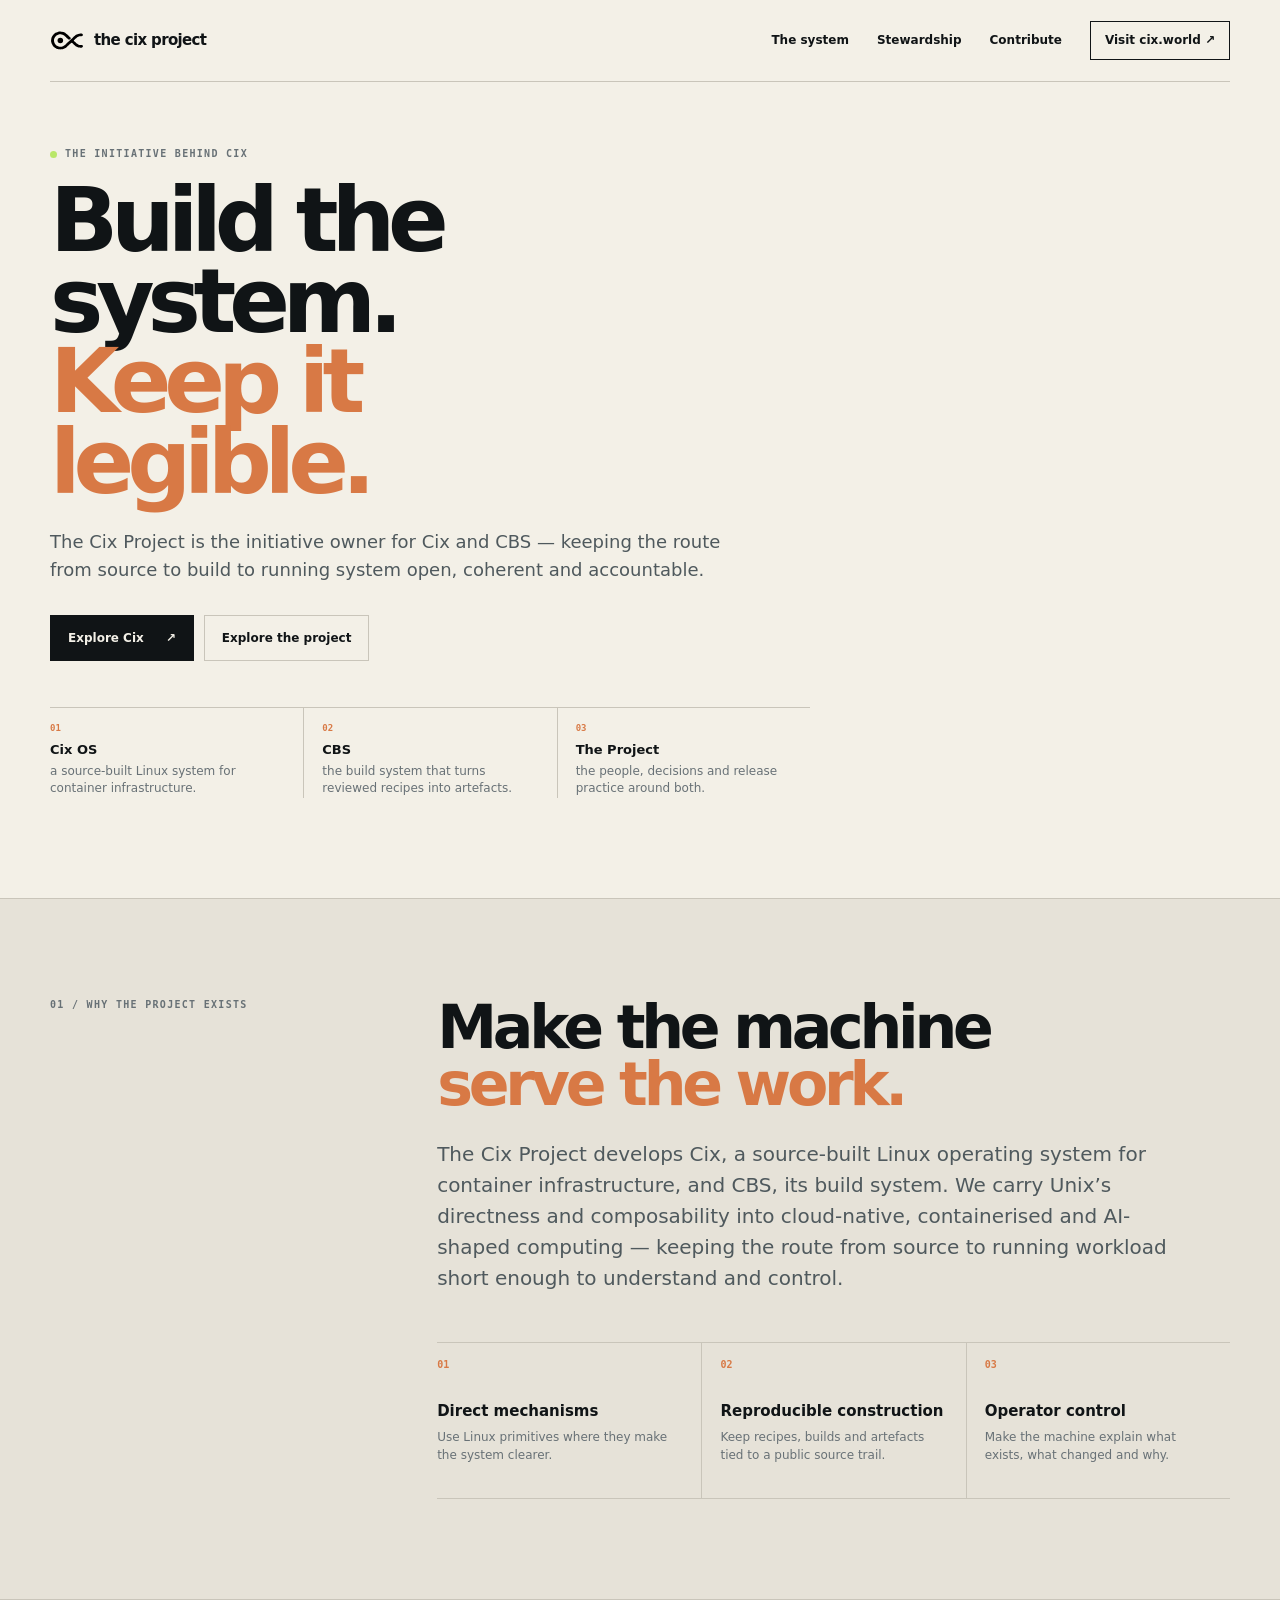
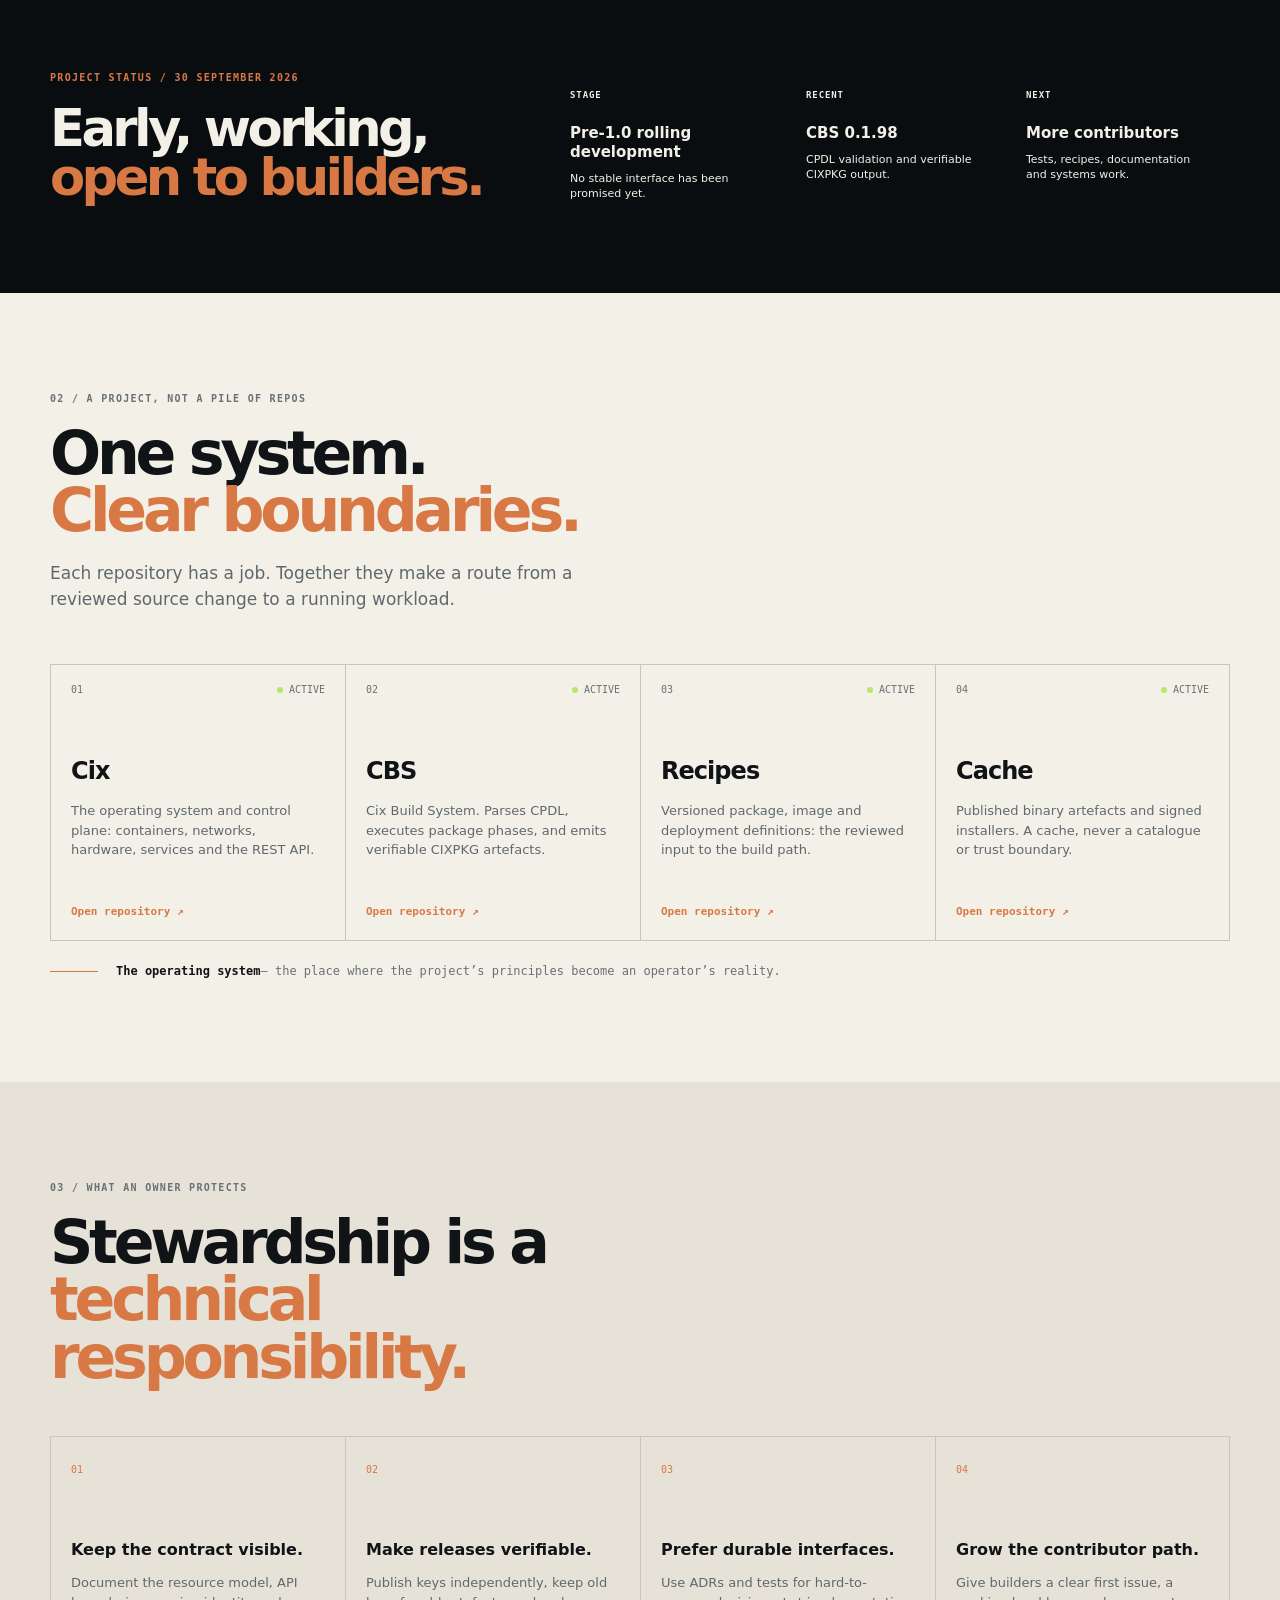
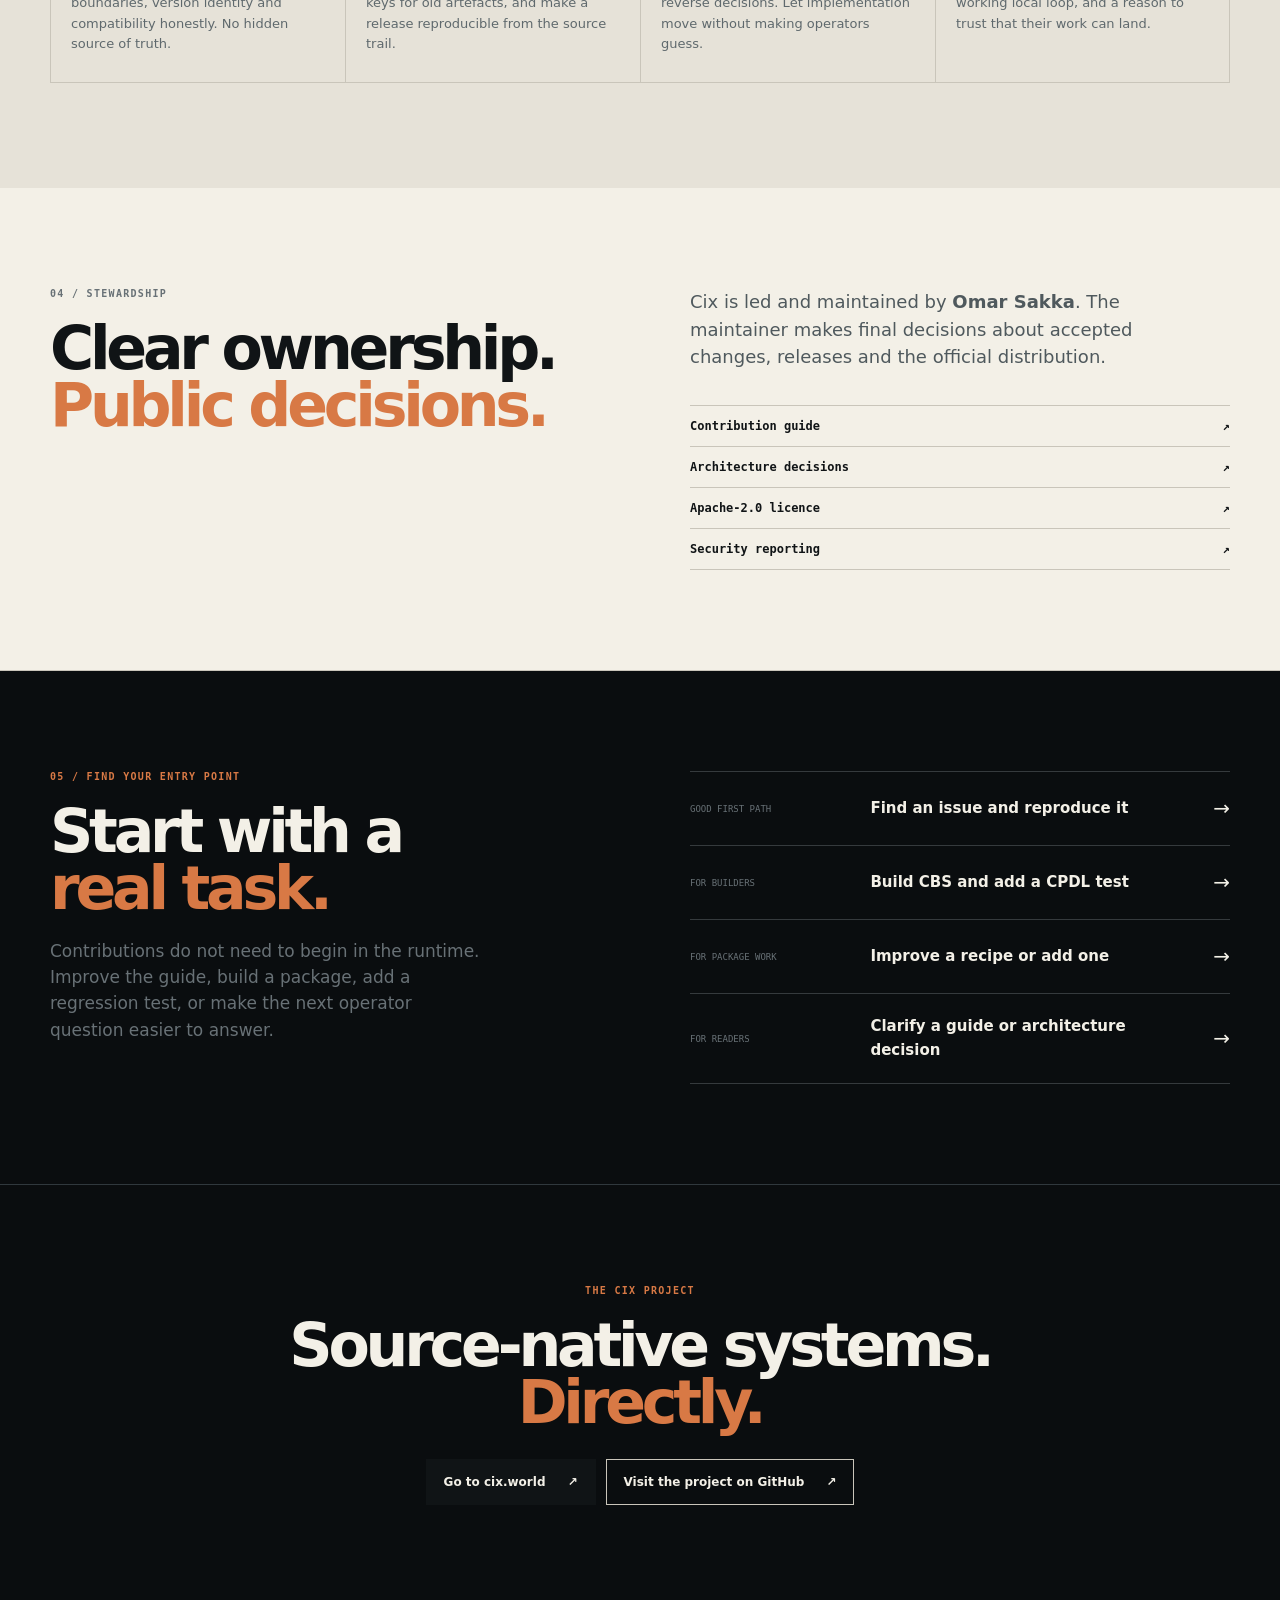
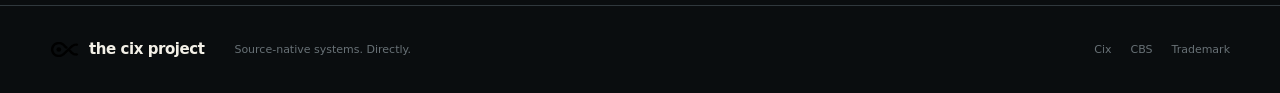
<file: site/index.html>
<!doctype html>
<html lang="en">
<head>
  <meta charset="utf-8">
  <meta name="viewport" content="width=device-width, initial-scale=1">
  <meta name="description" content="The Cix Project stewards Cix OS, CBS and the open source systems around them.">
  <meta name="theme-color" content="#0a0d0f">
  <title>The Cix Project — systems, directly.</title>
  <link rel="icon" href="assets/cix-app-icon.svg" type="image/svg+xml">
  <link rel="stylesheet" href="style.css">
</head>
<body>
  <a class="skip-link" href="#main">Skip to content</a>
  <header class="site-header">
    <a class="brand" href="#top" aria-label="The Cix Project home"><img src="assets/mark.svg" alt=""><span>the cix project</span></a>
    <button class="menu-button" type="button" aria-expanded="false" aria-controls="site-nav">Menu</button>
    <nav id="site-nav" aria-label="Primary navigation">
      <a href="#system">The system</a><a href="#stewardship">Stewardship</a><a href="#contribute">Contribute</a>
      <a class="nav-cta" href="https://cix.world">Visit cix.world <span aria-hidden="true">↗</span></a>
    </nav>
  </header>

  <main id="main">
    <section class="hero" id="top">
      <div class="hero-copy">
        <p class="eyebrow"><span class="pulse"></span> The initiative behind Cix</p>
        <h1>Build the system.<br><em>Keep it legible.</em></h1>
        <p class="lede">The Cix Project is the initiative owner for Cix and CBS — keeping the route from source to build to running system open, coherent and accountable.</p>
        <div class="actions"><a class="button primary" href="https://cix.world">Explore Cix <span>↗</span></a><a class="button secondary" href="#system">Explore the project</a></div>
        <div class="hero-summary"><p><span>01</span><strong>Cix OS</strong> a source-built Linux system for container infrastructure.</p><p><span>02</span><strong>CBS</strong> the build system that turns reviewed recipes into artefacts.</p><p><span>03</span><strong>The Project</strong> the people, decisions and release practice around both.</p></div>
      </div>
    </section>

    <section class="intro section-pad"><p class="kicker">01 / Why the project exists</p><div class="mission-content"><h2>Make the machine<br><span>serve the work.</span></h2><p class="large-copy">The Cix Project develops Cix, a source-built Linux operating system for container infrastructure, and CBS, its build system. We carry Unix’s directness and composability into cloud-native, containerised and AI-shaped computing — keeping the route from source to running workload short enough to understand and control.</p><div class="mission-points"><div><span>01</span><strong>Direct mechanisms</strong><small>Use Linux primitives where they make the system clearer.</small></div><div><span>02</span><strong>Reproducible construction</strong><small>Keep recipes, builds and artefacts tied to a public source trail.</small></div><div><span>03</span><strong>Operator control</strong><small>Make the machine explain what exists, what changed and why.</small></div></div></div></section>

    <section class="status-strip section-pad" aria-labelledby="status-title"><div><p class="kicker">Project status / 30 September 2026</p><h2 id="status-title">Early, working,<br><span>open to builders.</span></h2></div><div class="status-facts"><div><span>Stage</span><strong>Pre-1.0 rolling development</strong><small>No stable interface has been promised yet.</small></div><div><span>Recent</span><strong>CBS 0.1.98</strong><small>CPDL validation and verifiable CIXPKG output.</small></div><div><span>Next</span><strong>More contributors</strong><small>Tests, recipes, documentation and systems work.</small></div></div></section>

    <section class="system section-pad" id="system"><div class="section-heading"><p class="kicker">02 / A project, not a pile of repos</p><h2>One system.<br><span>Clear boundaries.</span></h2><p>Each repository has a job. Together they make a route from a reviewed source change to a running workload.</p></div>
      <div class="project-map" role="list">
        <article class="repo-card active" role="listitem" data-repo="cix"><div class="card-top"><span class="repo-number">01</span><span class="status-label">active</span></div><h3>Cix</h3><p>The operating system and control plane: containers, networks, hardware, services and the REST API.</p><a href="https://github.com/The-Cix-Project/cix">Open repository <span>↗</span></a></article>
        <article class="repo-card" role="listitem" data-repo="cbs"><div class="card-top"><span class="repo-number">02</span><span class="status-label">active</span></div><h3>CBS</h3><p>Cix Build System. Parses CPDL, executes package phases, and emits verifiable CIXPKG artefacts.</p><a href="https://github.com/The-Cix-Project/cix-build-system">Open repository <span>↗</span></a></article>
        <article class="repo-card" role="listitem" data-repo="recipes"><div class="card-top"><span class="repo-number">03</span><span class="status-label">active</span></div><h3>Recipes</h3><p>Versioned package, image and deployment definitions: the reviewed input to the build path.</p><a href="https://github.com/The-Cix-Project/cix-recipes">Open repository <span>↗</span></a></article>
        <article class="repo-card" role="listitem" data-repo="cache"><div class="card-top"><span class="repo-number">04</span><span class="status-label">active</span></div><h3>Cache</h3><p>Published binary artefacts and signed installers. A cache, never a catalogue or trust boundary.</p><a href="https://github.com/The-Cix-Project/cix-cache">Open repository <span>↗</span></a></article>
      </div>
      <div class="map-note"><span class="map-line"></span><p><strong id="map-title">The operating system</strong><span id="map-copy">— the place where the project’s principles become an operator’s reality.</span></p></div>
    </section>

    <section class="principles section-pad" id="stewardship"><p class="kicker">03 / What an owner protects</p><h2>Stewardship is a<br><span>technical responsibility.</span></h2><div class="principle-grid"><article><b>01</b><h3>Keep the contract visible.</h3><p>Document the resource model, API boundaries, version identity and compatibility honestly. No hidden source of truth.</p></article><article><b>02</b><h3>Make releases verifiable.</h3><p>Publish keys independently, keep old keys for old artefacts, and make a release reproducible from the source trail.</p></article><article><b>03</b><h3>Prefer durable interfaces.</h3><p>Use ADRs and tests for hard-to-reverse decisions. Let implementation move without making operators guess.</p></article><article><b>04</b><h3>Grow the contributor path.</h3><p>Give builders a clear first issue, a working local loop, and a reason to trust that their work can land.</p></article></div></section>

    <section class="governance section-pad"><div><p class="kicker">04 / Stewardship</p><h2>Clear ownership.<br><span>Public decisions.</span></h2></div><div class="governance-copy"><p>Cix is led and maintained by <strong>Omar Sakka</strong>. The maintainer makes final decisions about accepted changes, releases and the official distribution.</p><div class="governance-links"><a href="https://github.com/The-Cix-Project/cix/blob/master/CONTRIBUTING.md">Contribution guide <span>↗</span></a><a href="https://github.com/The-Cix-Project/cix/tree/master/docs/adr">Architecture decisions <span>↗</span></a><a href="https://github.com/The-Cix-Project/cix/blob/master/LICENSE">Apache-2.0 licence <span>↗</span></a><a href="https://github.com/The-Cix-Project/cix/security">Security reporting <span>↗</span></a></div></div></section>

    <section class="contribute section-pad" id="contribute"><div><p class="kicker">05 / Find your entry point</p><h2>Start with a<br><span>real task.</span></h2><p>Contributions do not need to begin in the runtime. Improve the guide, build a package, add a regression test, or make the next operator question easier to answer.</p></div><div class="entry-list"><a href="https://github.com/The-Cix-Project/cix/issues"><span>Good first path</span><strong>Find an issue and reproduce it</strong><i>→</i></a><a href="https://github.com/The-Cix-Project/cix-build-system"><span>For builders</span><strong>Build CBS and add a CPDL test</strong><i>→</i></a><a href="https://github.com/The-Cix-Project/cix-recipes"><span>For package work</span><strong>Improve a recipe or add one</strong><i>→</i></a><a href="https://github.com/The-Cix-Project/cix/tree/master/docs"><span>For readers</span><strong>Clarify a guide or architecture decision</strong><i>→</i></a></div></section>

    <section class="closing"><p class="kicker">The Cix Project</p><h2>Source-native systems.<br><em>Directly.</em></h2><div class="actions"><a class="button primary" href="https://cix.world">Go to cix.world <span>↗</span></a><a class="button secondary" href="https://github.com/The-Cix-Project">Visit the project on GitHub <span>↗</span></a></div></section>
  </main>
  <footer><a class="brand" href="#top"><img src="assets/mark.svg" alt=""><span>the cix project</span></a><p>Source-native systems. Directly.</p><div><a href="https://github.com/The-Cix-Project/cix">Cix</a><a href="https://github.com/The-Cix-Project/cix-build-system">CBS</a><a href="https://github.com/The-Cix-Project/cix/blob/master/TRADEMARK.md">Trademark</a></div></footer>
  <script src="app.js"></script>
</body>
</html>
</file>
<file: site/style.css>
:root{--ink:#101416;--carbon:#0a0d0f;--paper:#f3f0e7;--wash:#e6e2d8;--line:#c9c5ba;--muted:#687176;--copper:#d87945;--green:#b9e769;--max:1180px;--sans:Inter,"Noto Sans",ui-sans-serif,system-ui,sans-serif;--mono:"JetBrains Mono","DejaVu Sans Mono",ui-monospace,monospace}*{box-sizing:border-box}html{scroll-behavior:smooth}body{margin:0;color:var(--ink);background:var(--paper);font:16px/1.55 var(--sans)}a{color:inherit}a:focus-visible,button:focus-visible{outline:3px solid var(--green);outline-offset:4px}.skip-link{position:fixed;z-index:5;top:8px;left:8px;padding:8px 12px;background:var(--paper);transform:translateY(-140%)}.skip-link:focus{transform:none}.site-header{position:absolute;z-index:3;top:0;left:50%;width:min(calc(100% - 48px),var(--max));height:82px;transform:translateX(-50%);display:flex;align-items:center;justify-content:space-between;border-bottom:1px solid var(--line)}.brand{display:flex;align-items:center;gap:10px;text-decoration:none;font-weight:750;letter-spacing:-.04em}.brand img{width:34px;height:23px}.brand span{font-size:15px}nav{display:flex;align-items:center;gap:28px}nav a{font-size:12px;font-weight:700;text-decoration:none}nav a:hover{color:var(--copper)}.nav-cta{padding:9px 14px;border:1px solid var(--ink)}.nav-cta:hover{border-color:var(--copper)}.menu-button{display:none;background:transparent;border:1px solid var(--line);padding:8px 12px;font:700 12px var(--sans)}.hero{min-height:700px;padding:155px max(24px,calc((100vw - var(--max))/2)) 82px;display:grid;grid-template-columns:1.05fr .95fr;gap:90px;align-items:center;background:var(--paper);border-bottom:1px solid var(--line)}.eyebrow,.kicker{margin:0 0 20px;color:var(--muted);font:600 10px/1.2 var(--mono);letter-spacing:.13em;text-transform:uppercase}.eyebrow{display:flex;align-items:center;gap:8px}.pulse{width:7px;height:7px;border-radius:50%;background:var(--green)}h1,h2,h3,p{margin-top:0}h1{max-width:620px;margin-bottom:25px;font-size:clamp(56px,7vw,92px);line-height:.9;letter-spacing:-.08em}h1 em,.closing em,h2 span{color:var(--copper);font-style:normal}.lede{max-width:575px;margin-bottom:30px;color:#4f595d;font-size:18px;line-height:1.6}.actions{display:flex;flex-wrap:wrap;gap:10px}.button{display:inline-flex;align-items:center;gap:22px;min-height:46px;padding:11px 17px;border:1px solid transparent;text-decoration:none;font-size:12px;font-weight:750}.button.primary{color:var(--paper);background:var(--ink)}.button.primary:hover{background:var(--copper)}.button.secondary{border-color:var(--line)}.button.secondary:hover{border-color:var(--copper);color:var(--copper)}.facts{display:grid;grid-template-columns:repeat(3,1fr);max-width:570px;margin:45px 0 0;border-top:1px solid var(--line)}.facts div{padding:14px 10px 0 0}.facts div+div{padding-left:13px;border-left:1px solid var(--line)}.facts dt{color:var(--muted);font:500 9px var(--mono);text-transform:uppercase}.facts dd{margin:3px 0;font:650 12px var(--mono)}.hero-diagram{position:relative;min-height:390px;padding:22px;background:var(--paper);border:1px dashed #9ca3a5}.hero-diagram:before{content:"PROJECT / SYSTEM MAP";position:absolute;top:22px;left:24px;color:var(--muted);font:600 9px var(--mono);letter-spacing:.12em}.orbit{position:absolute;border:1px solid #d8794540;border-radius:50%;pointer-events:none}.orbit-one{width:370px;height:190px;top:108px;left:50%;transform:translateX(-50%) rotate(-22deg)}.orbit-two{width:260px;height:260px;top:74px;left:50%;transform:translateX(-50%);border-color:#98a2a833}.diagram-core{position:absolute;top:50%;left:50%;width:94px;height:94px;transform:translate(-50%,-50%);display:grid;place-content:center;text-align:center;border:1px solid var(--copper);border-radius:50%;background:#ebe7de;color:var(--copper);font:750 17px var(--mono)}.diagram-core small{display:block;margin-top:2px;color:var(--muted);font-size:7px;letter-spacing:.12em}.diagram-node{position:absolute;width:142px;padding:11px 12px;background:#ebe7de;border:1px solid var(--line)}.diagram-node span{display:block;color:var(--copper);font:9px var(--mono)}.diagram-node strong{display:block;font:700 15px var(--mono)}.diagram-node small{display:block;color:var(--muted);font-size:10px}.source{top:74px;left:22px}.build{top:168px;right:20px}.os{bottom:35px;left:27%}.section-pad{padding-left:max(24px,calc((100vw - var(--max))/2));padding-right:max(24px,calc((100vw - var(--max))/2))}.intro{display:grid;grid-template-columns:1fr 2.5fr;gap:70px;padding-top:100px;padding-bottom:100px;background:var(--wash);border-bottom:1px solid var(--line)}h2{margin-bottom:20px;font-size:clamp(38px,4.7vw,62px);line-height:.95;letter-spacing:-.07em}.large-copy{max-width:750px;margin:0;color:#4f595d;font-size:20px;line-height:1.55}.system{padding-top:100px;padding-bottom:104px;background:var(--paper)}.section-heading{max-width:760px}.section-heading p:last-child{max-width:570px;margin:0;color:#5f696d;font-size:17px}.project-map{display:grid;grid-template-columns:repeat(4,1fr);margin-top:52px;border-top:1px solid var(--line);border-bottom:1px solid var(--line)}.repo-card{min-height:275px;padding:19px 20px 22px;border-left:1px solid var(--line);display:flex;flex-direction:column}.repo-card:last-child{border-right:1px solid var(--line)}.repo-card:hover{background:var(--wash)}.card-top{display:flex;justify-content:space-between;color:var(--muted);font:10px var(--mono);text-transform:uppercase}.status-label{display:inline-flex;align-items:center;gap:6px}.status-label:before{content:"";width:6px;height:6px;border-radius:50%;background:var(--green)}.repo-card h3{margin:58px 0 11px;font-size:24px;letter-spacing:-.04em}.repo-card p{min-height:94px;margin:0;color:#5f696d;font-size:13px;line-height:1.5}.repo-card a{margin-top:auto;color:var(--copper);font:600 11px var(--mono);text-decoration:none}.repo-card a:hover{text-decoration:underline}.map-note{display:flex;align-items:center;gap:18px;margin-top:23px}.map-line{width:48px;height:1px;background:var(--copper)}.map-note p{margin:0;font:12px var(--mono)}.map-note p span{color:var(--muted)}.principles{padding-top:100px;padding-bottom:105px;background:var(--wash)}.principles h2{max-width:550px}.principle-grid{display:grid;grid-template-columns:repeat(4,1fr);margin-top:50px;border-top:1px solid var(--line);border-bottom:1px solid var(--line)}.principle-grid article{min-height:245px;padding:19px 20px;border-left:1px solid var(--line)}.principle-grid article:last-child{border-right:1px solid var(--line)}.principle-grid b{color:var(--copper);font:10px var(--mono)}.principle-grid h3{margin:58px 0 10px;font-size:16px}.principle-grid p{margin:0;color:#5f696d;font-size:13px}.contribute{display:grid;grid-template-columns:1fr 1fr;gap:100px;padding-top:100px;padding-bottom:100px;color:var(--paper);background:var(--carbon)}.contribute .kicker{color:var(--copper)}.contribute>div>p:not(.kicker){max-width:440px;color:var(--muted);font-size:17px}.entry-list{border-top:1px solid #98a2a84d}.entry-list a{display:grid;grid-template-columns:1fr 2fr auto;align-items:center;gap:18px;padding:21px 0;border-bottom:1px solid #98a2a84d;text-decoration:none}.entry-list a:hover{color:var(--copper)}.entry-list span{color:var(--muted);font:9px var(--mono);text-transform:uppercase}.entry-list strong{font-size:15px}.entry-list i{font-size:20px;font-style:normal}.closing{padding:100px 24px;text-align:center;color:var(--paper);background:var(--carbon);border-top:1px solid #30383d}.closing .kicker{color:var(--copper)}.closing h2{margin-bottom:28px}.closing .actions{justify-content:center}footer{min-height:88px;padding:22px max(24px,calc((100vw - var(--max))/2));display:flex;align-items:center;gap:30px;color:var(--muted);background:var(--carbon);border-top:1px solid #30383d;font-size:11px}footer .brand{color:var(--paper)}footer .brand img{width:29px}footer p{margin:0}footer>div{display:flex;gap:19px;margin-left:auto}footer a{text-decoration:none}footer a:hover{color:var(--copper)}.not-found{min-height:100vh;display:flex;flex-direction:column;color:var(--paper);background:var(--carbon)}.not-found main{flex:1;padding:180px max(24px,calc((100vw - var(--max))/2))}.not-found h1{font-size:clamp(56px,7vw,92px)}.not-found h1 em{color:var(--copper);font-style:normal}.not-found main>p:not(.kicker){margin-bottom:28px;color:var(--muted);font-size:18px}.not-found footer{padding:22px max(24px,calc((100vw - var(--max))/2))}
@media(max-width:800px){.site-header{height:74px}.site-header nav{display:none;position:absolute;top:74px;left:0;right:0;padding:18px;flex-direction:column;align-items:stretch;background:var(--paper);border:1px solid var(--line)}.site-header nav.is-open{display:flex}.nav-cta{text-align:center}.menu-button{display:block}.hero{min-height:auto;padding-top:130px;grid-template-columns:1fr;gap:55px}.hero-diagram{min-height:360px}.intro,.contribute{grid-template-columns:1fr;gap:32px}.project-map,.principle-grid{grid-template-columns:1fr 1fr}.repo-card{border-bottom:1px solid var(--line)}.repo-card:nth-child(odd){border-left:1px solid var(--line)}.repo-card:nth-child(even){border-left:0}.repo-card:last-child{border-right:0}.principle-grid article:nth-child(odd){border-left:1px solid var(--line)}.principle-grid article:nth-child(even){border-left:0}.principle-grid article:nth-child(-n+2){border-bottom:1px solid var(--line)}.entry-list a{grid-template-columns:1fr auto}.entry-list strong{grid-column:1}.entry-list i{grid-column:2;grid-row:1 / span 2}footer{flex-wrap:wrap}footer>div{width:100%;margin-left:0}}@media(max-width:520px){.site-header{width:calc(100% - 36px)}.hero,.section-pad{padding-left:18px;padding-right:18px}.hero h1{font-size:58px}.hero-diagram{margin:0 -4px}.project-map,.principle-grid{grid-template-columns:1fr}.repo-card{border-left:1px solid var(--line)!important;border-right:1px solid var(--line)!important}.repo-card:last-child{border-bottom:0}.principle-grid article{border-left:1px solid var(--line)!important;border-right:1px solid var(--line)!important}.principle-grid article:last-child{border-bottom:0}.facts{gap:0}.source{left:12px}.os{left:18%}}

/* Project-specific motion language: a provenance path, not product chrome. */
.provenance{min-height:390px;padding:24px;background:var(--ferrite);border:0;box-shadow:14px 14px 0 #d8794530;color:var(--paper);overflow:hidden}.provenance-head,.provenance-foot{display:flex;justify-content:space-between;gap:16px;color:var(--nickel);font:600 9px var(--mono);letter-spacing:.08em;text-transform:uppercase}.provenance-rail{display:flex;align-items:center;margin:86px 0 78px}.provenance-node{flex:1;min-width:0}.provenance-node span{display:block;margin-bottom:12px;color:var(--copper);font:10px var(--mono)}.provenance-node strong{display:block;font:650 22px var(--sans);letter-spacing:-.04em}.provenance-node small{display:block;margin-top:4px;color:var(--nickel);font-size:11px}.provenance-link{flex:0 0 44px;height:1px;margin:25px 14px 0;background:var(--machined);position:relative}.provenance-link i{display:block;width:0;height:1px;background:var(--copper);animation:trace 1.8s ease-in-out infinite}.provenance-link:nth-of-type(4) i{animation-delay:.45s}.live-state{color:var(--paper)}.live-state i{display:inline-block;width:6px;height:6px;margin-right:5px;border-radius:50%;background:var(--green);box-shadow:0 0 0 4px #b9e76918;animation:live-pulse 2.2s ease-in-out infinite}@keyframes trace{0%,25%{width:0}65%,100%{width:100%}}@keyframes live-pulse{50%{box-shadow:0 0 0 7px #b9e76908}}.project-map,.principle-grid,.entry-list a{view-transition-name:none}.project-map .repo-card,.principle-grid article{opacity:0;transform:translateY(12px);transition:opacity .45s ease,transform .45s ease,background .2s}.project-map.is-visible .repo-card,.principle-grid.is-visible article{opacity:1;transform:none}.project-map.is-visible .repo-card:nth-child(2),.principle-grid.is-visible article:nth-child(2){transition-delay:80ms}.project-map.is-visible .repo-card:nth-child(3),.principle-grid.is-visible article:nth-child(3){transition-delay:160ms}.project-map.is-visible .repo-card:nth-child(4),.principle-grid.is-visible article:nth-child(4){transition-delay:240ms}@media(max-width:800px){.provenance{min-height:360px}.provenance-rail{margin:65px 0 60px}.provenance-node strong{font-size:18px}.provenance-link{flex-basis:22px;margin-left:7px;margin-right:7px}}@media(max-width:520px){.provenance{padding:18px}.provenance-head,.provenance-foot{font-size:8px}.provenance-rail{margin:58px 0 52px}.provenance-node small{font-size:9px}.provenance-node strong{font-size:15px}.provenance-link{flex-basis:16px;margin-left:4px;margin-right:4px}}
@media(prefers-reduced-motion:reduce){html{scroll-behavior:auto}.provenance-link i,.live-state i{animation:none}.project-map .repo-card,.principle-grid article{opacity:1;transform:none;transition:none}}

/* The opening is deliberately a wide project field, not a product dashboard. */
.hero{display:block;padding-top:148px}.hero-copy{max-width:760px}.hero .lede{max-width:680px}.provenance{width:100%;min-height:270px;margin-top:62px;padding:24px 28px;background:var(--carbon);border:1px solid var(--machined);box-shadow:none}.provenance-head{color:var(--nickel)}.provenance-rail{position:relative;margin:58px 0 54px;z-index:1}.provenance-link{background:var(--machined)}.provenance-link i{background:var(--bus-blue)}.provenance-node{padding:0 8px}.provenance-node strong{font-size:18px}.provenance-node small{max-width:210px;line-height:1.4}.provenance-shuttle{position:absolute;top:143px;left:9%;width:8px;height:8px;border-radius:50%;background:var(--bus-blue);box-shadow:0 0 0 5px #5fa8d326,0 0 18px #5fa8d3;animation:shuttle 5.2s ease-in-out infinite;z-index:2}.provenance-foot{border-top:1px solid var(--machined);padding-top:15px}.provenance-foot span:first-child{color:var(--nickel)}@keyframes shuttle{0%,8%{left:9%;opacity:0}14%{opacity:1}42%{left:49%}72%{left:89%}88%{opacity:1}96%,100%{left:91%;opacity:0}}@media(max-width:800px){.hero{padding-top:130px}.provenance{margin-top:48px;padding:20px}.provenance-rail{margin:48px 0 48px}.provenance-node strong{font-size:15px}.provenance-node small{font-size:9px}.provenance-shuttle{top:127px}}@media(max-width:520px){.provenance{margin-left:0;margin-right:0;padding:18px}.provenance-head,.provenance-foot{font-size:8px}.provenance-rail{margin:46px 0 48px}.provenance-node{padding:0 3px}.provenance-node span{font-size:8px}.provenance-node strong{font-size:12px;line-height:1.2}.provenance-node small{font-size:8px}.provenance-link{flex-basis:12px;margin-left:3px;margin-right:3px}.provenance-shuttle{top:119px}}
.status-strip{display:grid;grid-template-columns:.8fr 1.2fr;gap:80px;padding-top:72px;padding-bottom:72px;background:var(--carbon);color:var(--paper)}.status-strip .kicker{color:var(--copper)}.status-strip h2{font-size:clamp(34px,4vw,54px)}.status-facts{display:grid;grid-template-columns:repeat(3,1fr);align-items:start;border-top:1px solid var(--machined)}.status-facts div{min-height:140px;padding:18px 16px 0 0}.status-facts div+div{padding-left:16px;border-left:1px solid var(--machined)}.status-facts span{display:block;margin-bottom:24px;color:var(--nickel);font:600 9px var(--mono);letter-spacing:.1em;text-transform:uppercase}.status-facts strong{display:block;font-size:15px;line-height:1.25}.status-facts small{display:block;margin-top:9px;color:var(--nickel);font-size:11px;line-height:1.4}.governance{display:grid;grid-template-columns:1fr 1fr;gap:100px;padding-top:100px;padding-bottom:100px;background:var(--paper);border-bottom:1px solid var(--line)}.governance-copy>p{max-width:500px;color:#4f595d;font-size:18px}.governance-links{margin-top:34px;border-top:1px solid var(--line)}.governance-links a{display:flex;justify-content:space-between;padding:13px 0;border-bottom:1px solid var(--line);font:600 12px var(--mono);text-decoration:none}.governance-links a:hover{color:var(--copper)}@media(max-width:800px){.status-strip,.governance{grid-template-columns:1fr;gap:32px}.status-strip{padding-top:68px;padding-bottom:68px}.governance{padding-top:80px;padding-bottom:80px}.status-facts{grid-template-columns:1fr}.status-facts div{min-height:0;padding-bottom:18px}.status-facts div+div{padding-left:0;border-left:0;border-top:1px solid var(--machined)}}
.hero-summary{display:grid;grid-template-columns:repeat(3,1fr);max-width:780px;margin-top:46px;border-top:1px solid var(--line)}.hero-summary p{margin:0;padding:15px 18px 0 0;color:var(--muted);font-size:12px;line-height:1.45}.hero-summary p+p{padding-left:18px;border-left:1px solid var(--line)}.hero-summary span{display:block;margin-bottom:8px;color:var(--copper);font:600 9px var(--mono)}.hero-summary strong{display:block;margin-bottom:3px;color:var(--ink);font-size:13px}.provenance{background:var(--wash);border:1px solid var(--line);box-shadow:none;color:var(--ink)}.provenance-head{color:var(--muted)}.provenance-node{padding:0 12px;border-left:2px solid var(--copper)}.provenance-node strong{color:var(--ink)}.provenance-link{background:var(--line)}.provenance-link i{background:var(--copper)}.provenance-foot{border-color:var(--line)}.provenance-foot span:first-child,.provenance-node small{color:var(--muted)}.live-state{color:var(--ink)}.provenance-shuttle{display:none}@media(max-width:800px){.hero-summary{grid-template-columns:1fr;max-width:600px}.hero-summary p+p{padding-left:0;border-left:0;border-top:1px solid var(--line);padding-top:12px}.provenance-node{padding:0 6px}}@media(max-width:520px){.hero-summary p{padding-right:0}}
.hero{min-height:0}.hero-copy{padding-bottom:18px}
.mission-content{max-width:850px}.mission-content h2{margin-bottom:26px}.mission-points{display:grid;grid-template-columns:repeat(3,1fr);margin-top:48px;border-top:1px solid var(--line);border-bottom:1px solid var(--line)}.mission-points div{min-height:155px;padding:16px 18px 16px 0}.mission-points div+div{padding-left:18px;border-left:1px solid var(--line)}.mission-points span{display:block;margin-bottom:30px;color:var(--copper);font:600 10px var(--mono)}.mission-points strong{display:block;margin-bottom:6px;font-size:15px}.mission-points small{display:block;color:var(--muted);font-size:12px;line-height:1.45}@media(max-width:800px){.mission-points{grid-template-columns:1fr}.mission-points div{min-height:0}.mission-points div+div{padding-left:0;border-left:0;border-top:1px solid var(--line)}}
</file>
